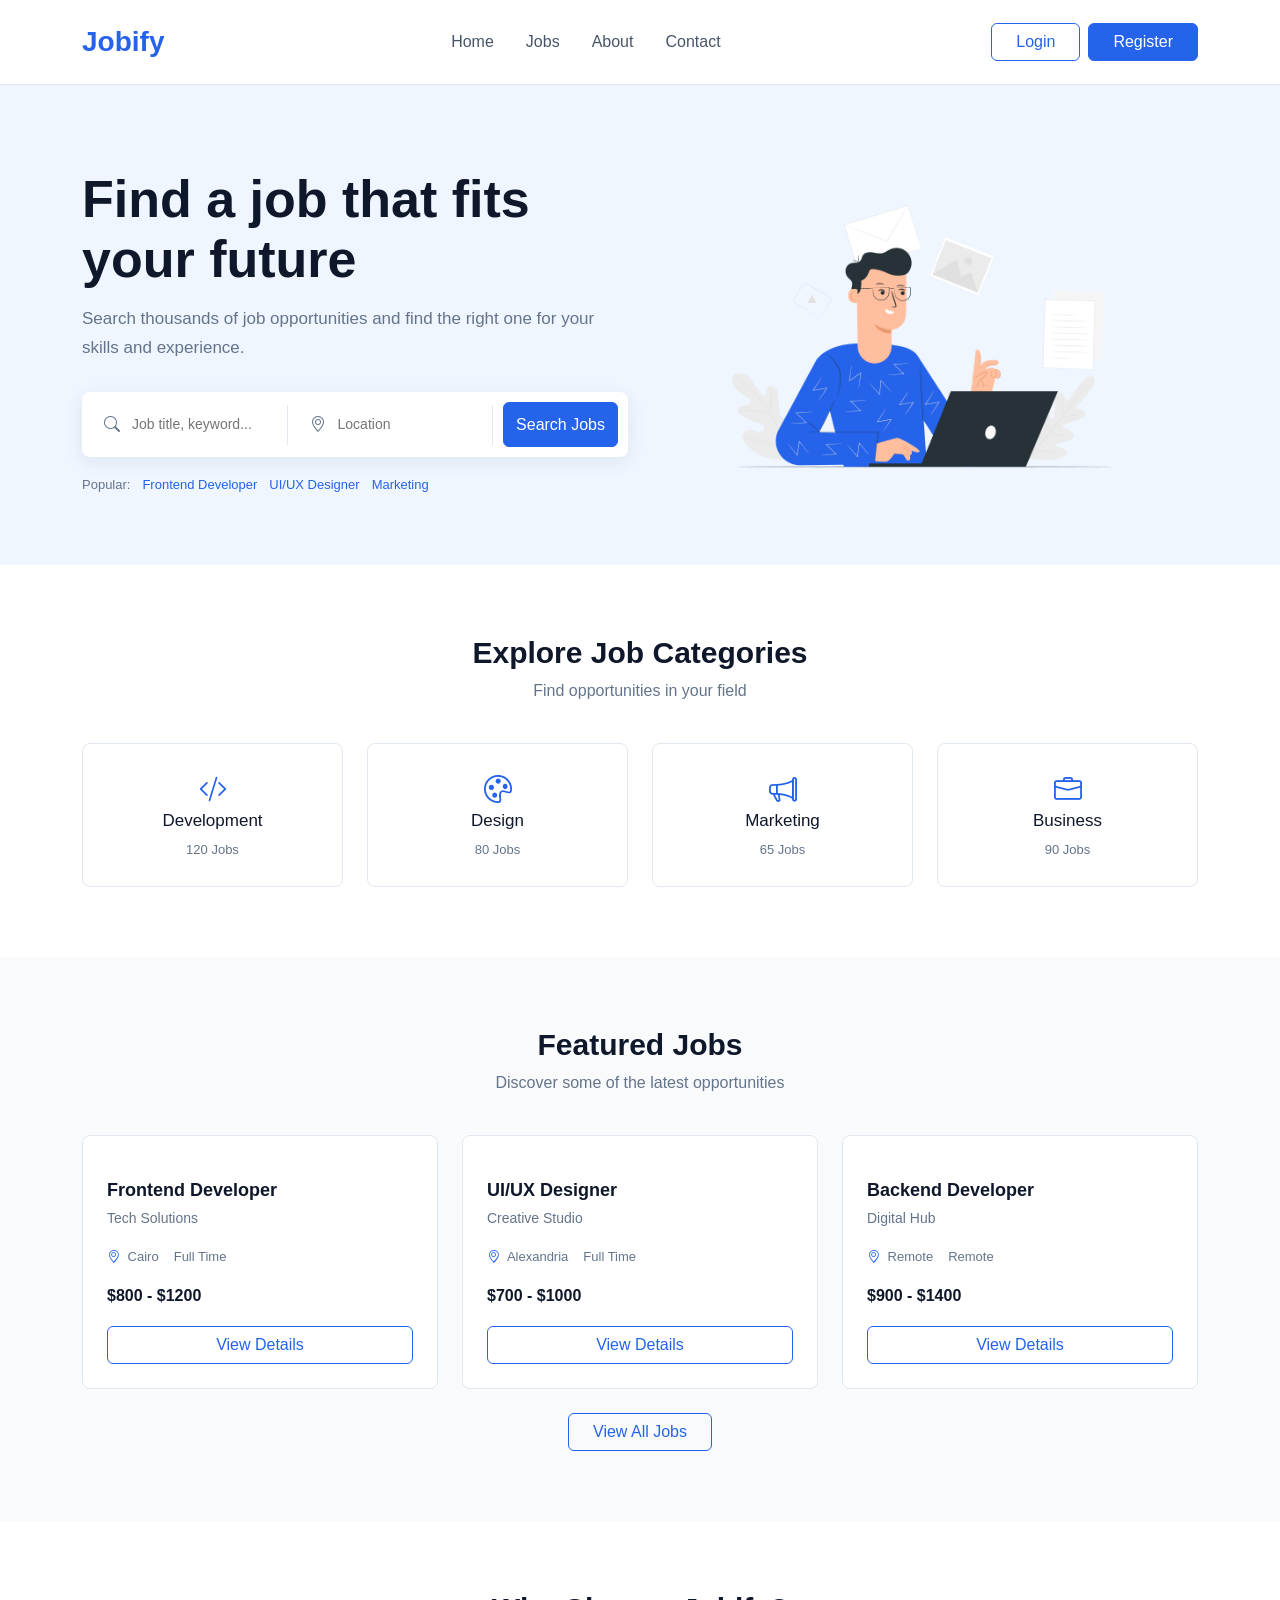
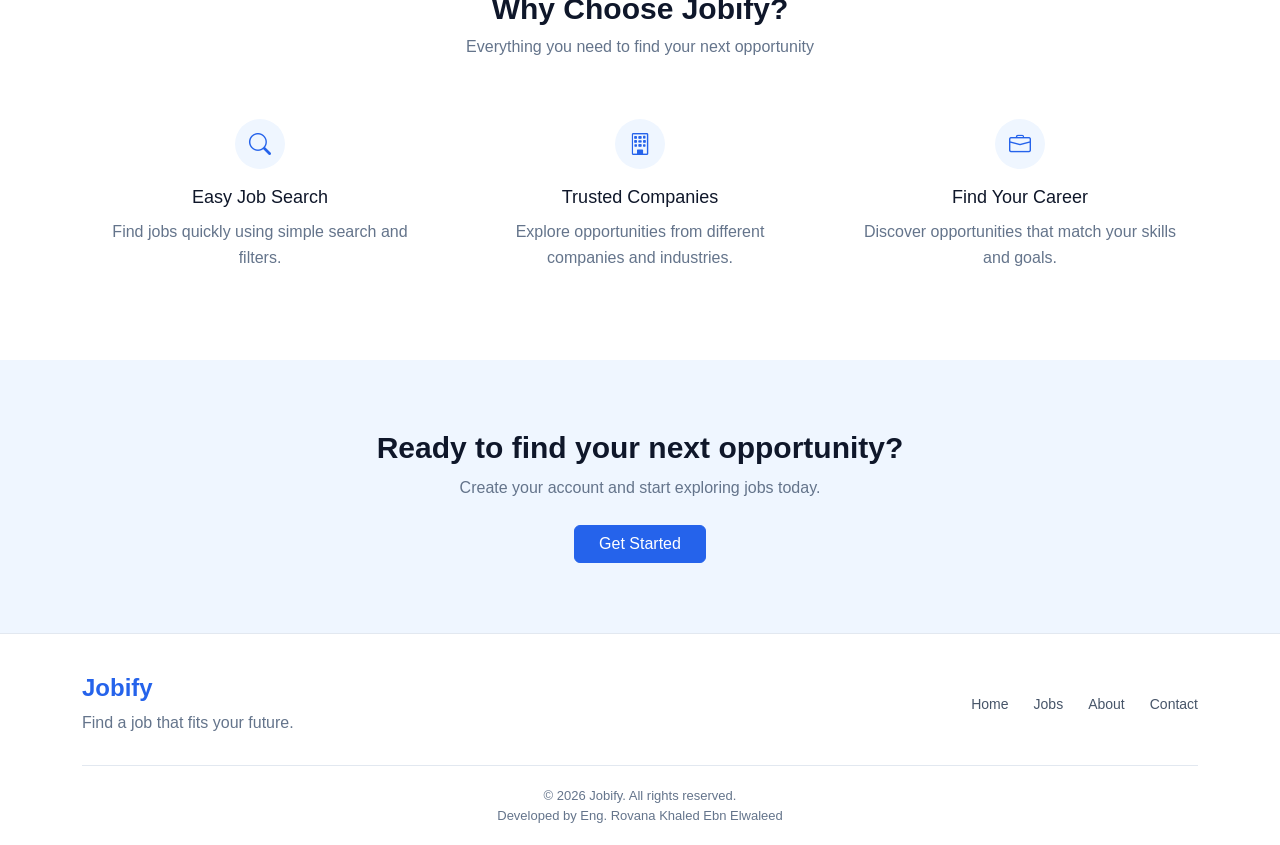
<file: index.html>
<!DOCTYPE html>
<html lang="en">

<head>
    <meta charset="UTF-8">
    <meta name="viewport" content="width=device-width, initial-scale=1.0">
    <title>Jobify</title>
    <link href="https://cdn.jsdelivr.net/npm/bootstrap@5.3.8/dist/css/bootstrap.min.css" rel="stylesheet">
    <link rel="stylesheet" href="https://cdn.jsdelivr.net/npm/bootstrap-icons@1.13.1/font/bootstrap-icons.min.css">
    <link rel="stylesheet" href="style.css">
</head>

<body>

    <nav class="navbar navbar-expand-lg bg-white py-3">
        <div class="container">
            <a class="navbar-brand fw-bold fs-3 text-primary" href="index.html">
                Jobify
            </a>

            <button class="navbar-toggler" type="button" data-bs-toggle="collapse" data-bs-target="#navbarNav">
                <span class="navbar-toggler-icon"></span>
            </button>

            <div class="collapse navbar-collapse" id="navbarNav">
                <ul class="navbar-nav mx-auto">
                    <li class="nav-item">
                        <a class="nav-link" href="index.html">Home</a>
                    </li>
                    <li class="nav-item">
                        <a class="nav-link" href="jobs.html">Jobs</a>
                    </li>
                    <li class="nav-item">
                        <a class="nav-link" href="about.html">About</a>
                    </li>
                    <li class="nav-item">
                        <a class="nav-link" href="contact.html">Contact</a>
                    </li>
                </ul>

                <div class="d-flex gap-2" id="authLinks">
                    <a href="login.html" class="btn btn-outline-primary px-4">Login</a>
                    <a href="register.html" class="btn btn-primary px-4">Register</a>
                </div>
            </div>
        </div>
    </nav>
    <section class="hero">
        <div class="container">
            <div class="row align-items-center">
                <div class="col-lg-6">
                    <h1>Find a job that fits your future</h1>

                    <p>
                        Search thousands of job opportunities and find the right one for your skills and experience.
                    </p>

                    <div class="search-box">
                        <div class="search-input">
                            <i class="bi bi-search"></i>
                            <input type="text" id="jobSearch" placeholder="Job title, keyword...">
                        </div>

                        <div class="search-input">
                            <i class="bi bi-geo-alt"></i>
                            <input type="text" placeholder="Location">
                        </div>

                        <button class="btn btn-primary" id="searchButton">
                            Search Jobs
                        </button>
                    </div>

                    <div class="popular-searches">
                        <span>Popular:</span>
                        <a href="#">Frontend Developer</a>
                        <a href="#">UI/UX Designer</a>
                        <a href="#">Marketing</a>
                    </div>
                </div>

                <div class="col-lg-6">
                    <div class="hero-image">
                        <img src="assets/hero.jpg" alt="Job search">
                    </div>
                </div>
            </div>
        </div>
    </section>
    <section class="categories-section">
        <div class="container">
            <div class="section-heading">
                <h2>Explore Job Categories</h2>
                <p>Find opportunities in your field</p>
            </div>

            <div class="row g-4">
                <div class="col-md-3 col-6">
                    <div class="category-card">
                        <i class="bi bi-code-slash"></i>
                        <h5>Development</h5>
                        <span>120 Jobs</span>
                    </div>
                </div>

                <div class="col-md-3 col-6">
                    <div class="category-card">
                        <i class="bi bi-palette"></i>
                        <h5>Design</h5>
                        <span>80 Jobs</span>
                    </div>
                </div>

                <div class="col-md-3 col-6">
                    <div class="category-card">
                        <i class="bi bi-megaphone"></i>
                        <h5>Marketing</h5>
                        <span>65 Jobs</span>
                    </div>
                </div>

                <div class="col-md-3 col-6">
                    <div class="category-card">
                        <i class="bi bi-briefcase"></i>
                        <h5>Business</h5>
                        <span>90 Jobs</span>
                    </div>
                </div>
            </div>
        </div>
    </section>

    <section class="featured-section">
        <div class="container">
            <div class="section-heading">
                <h2>Featured Jobs</h2>
                <p>Discover some of the latest opportunities</p>
            </div>

            <div class="row g-4" id="featuredJobs"></div>

            <div class="text-center mt-4">
                <a href="jobs.html" class="btn btn-outline-primary px-4">
                    View All Jobs
                </a>
            </div>
        </div>
    </section>

    <section class="why-section">
        <div class="container">
            <div class="section-heading">
                <h2>Why Choose Jobify?</h2>
                <p>Everything you need to find your next opportunity</p>
            </div>

            <div class="row g-4">
                <div class="col-md-4">
                    <div class="why-card">
                        <i class="bi bi-search"></i>
                        <h5>Easy Job Search</h5>
                        <p>Find jobs quickly using simple search and filters.</p>
                    </div>
                </div>

                <div class="col-md-4">
                    <div class="why-card">
                        <i class="bi bi-building"></i>
                        <h5>Trusted Companies</h5>
                        <p>Explore opportunities from different companies and industries.</p>
                    </div>
                </div>

                <div class="col-md-4">
                    <div class="why-card">
                        <i class="bi bi-briefcase"></i>
                        <h5>Find Your Career</h5>
                        <p>Discover opportunities that match your skills and goals.</p>
                    </div>
                </div>
            </div>
        </div>
    </section>

    <section class="cta-section">
        <div class="container">
            <div class="cta-content">
                <h2>Ready to find your next opportunity?</h2>
                <p>Create your account and start exploring jobs today.</p>
                <a href="register.html" class="btn btn-primary px-4">
                    Get Started
                </a>
            </div>
        </div>
    </section>

    <footer class="footer">
        <div class="container">
            <div class="footer-content">
                <div>
                    <h4>Jobify</h4>
                    <p>Find a job that fits your future.</p>
                </div>

                <div class="footer-links">
                    <a href="index.html">Home</a>
                    <a href="jobs.html">Jobs</a>
                    <a href="about.html">About</a>
                    <a href="contact.html">Contact</a>
                </div>
            </div>

            <div class="footer-bottom">
                <p>© 2026 Jobify. All rights reserved.</p>
                <p>Developed by Eng. Rovana Khaled Ebn Elwaleed</p>
            </div>
        </div>
    </footer>

    <script src="https://cdn.jsdelivr.net/npm/bootstrap@5.3.8/dist/js/bootstrap.bundle.min.js"></script>
    <script src="script.js"></script>

</body>

</html>
</file>
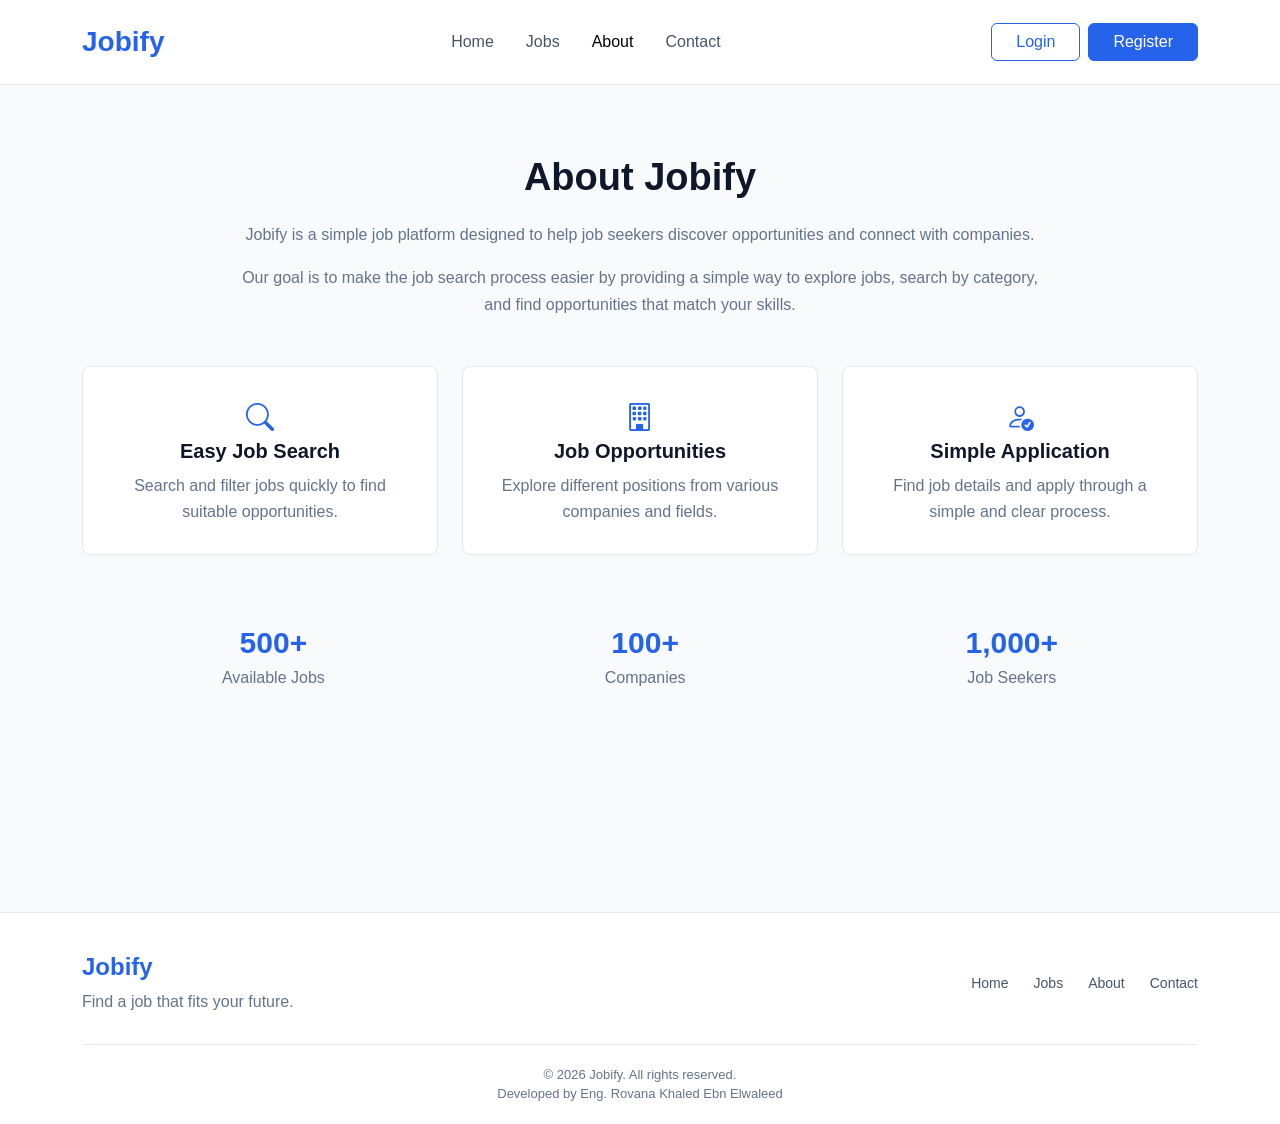
<file: about.html>
<!DOCTYPE html>
<html lang="en">

<head>
    <meta charset="UTF-8">
    <meta name="viewport" content="width=device-width, initial-scale=1.0">
    <title>About - Jobify</title>
    <link href="https://cdn.jsdelivr.net/npm/bootstrap@5.3.8/dist/css/bootstrap.min.css" rel="stylesheet">
    <link rel="stylesheet" href="https://cdn.jsdelivr.net/npm/bootstrap-icons@1.13.1/font/bootstrap-icons.min.css">
    <link rel="stylesheet" href="style.css">
</head>

<body>

    <nav class="navbar navbar-expand-lg bg-white py-3">
        <div class="container">
            <a class="navbar-brand fw-bold fs-3 text-primary" href="index.html">
                Jobify
            </a>

            <button class="navbar-toggler" type="button" data-bs-toggle="collapse" data-bs-target="#navbarNav">
                <span class="navbar-toggler-icon"></span>
            </button>

            <div class="collapse navbar-collapse" id="navbarNav">
                <ul class="navbar-nav mx-auto">
                    <li class="nav-item">
                        <a class="nav-link" href="index.html">Home</a>
                    </li>
                    <li class="nav-item">
                        <a class="nav-link" href="jobs.html">Jobs</a>
                    </li>
                    <li class="nav-item">
                        <a class="nav-link active" href="about.html">About</a>
                    </li>
                    <li class="nav-item">
                        <a class="nav-link" href="contact.html">Contact</a>
                    </li>
                </ul>

                <div class="d-flex gap-2" id="authLinks">
                    <a href="login.html" class="btn btn-outline-primary px-4">Login</a>
                    <a href="register.html" class="btn btn-primary px-4">Register</a>
                </div>
            </div>
        </div>
    </nav>

    <section class="about-section">
        <div class="container">
            <div class="about-content">
                <h1>About Jobify</h1>
                <p>
                    Jobify is a simple job platform designed to help job seekers
                    discover opportunities and connect with companies.
                </p>
                <p>
                    Our goal is to make the job search process easier by providing
                    a simple way to explore jobs, search by category, and find
                    opportunities that match your skills.
                </p>
            </div>

            <div class="row g-4 mt-4">
                <div class="col-md-4">
                    <div class="about-card">
                        <i class="bi bi-search"></i>
                        <h5>Easy Job Search</h5>
                        <p>Search and filter jobs quickly to find suitable opportunities.</p>
                    </div>
                </div>

                <div class="col-md-4">
                    <div class="about-card">
                        <i class="bi bi-building"></i>
                        <h5>Job Opportunities</h5>
                        <p>Explore different positions from various companies and fields.</p>
                    </div>
                </div>

                <div class="col-md-4">
                    <div class="about-card">
                        <i class="bi bi-person-check"></i>
                        <h5>Simple Application</h5>
                        <p>Find job details and apply through a simple and clear process.</p>
                    </div>
                </div>
            </div>

            <div class="about-stats">
                <div>
                    <h3>500+</h3>
                    <span>Available Jobs</span>
                </div>

                <div>
                    <h3>100+</h3>
                    <span>Companies</span>
                </div>

                <div>
                    <h3>1,000+</h3>
                    <span>Job Seekers</span>
                </div>
            </div>
        </div>
    </section>

    <footer class="footer">
        <div class="container">
            <div class="footer-content">
                <div>
                    <h4>Jobify</h4>
                    <p>Find a job that fits your future.</p>
                </div>

                <div class="footer-links">
                    <a href="index.html">Home</a>
                    <a href="jobs.html">Jobs</a>
                    <a href="about.html">About</a>
                    <a href="contact.html">Contact</a>
                </div>
            </div>

            <div class="footer-bottom">
                <p>© 2026 Jobify. All rights reserved.</p>
                <p>Developed by Eng. Rovana Khaled Ebn Elwaleed</p>
            </div>
        </div>
    </footer>

    <script src="script.js"></script>

</body>

</html>
</file>
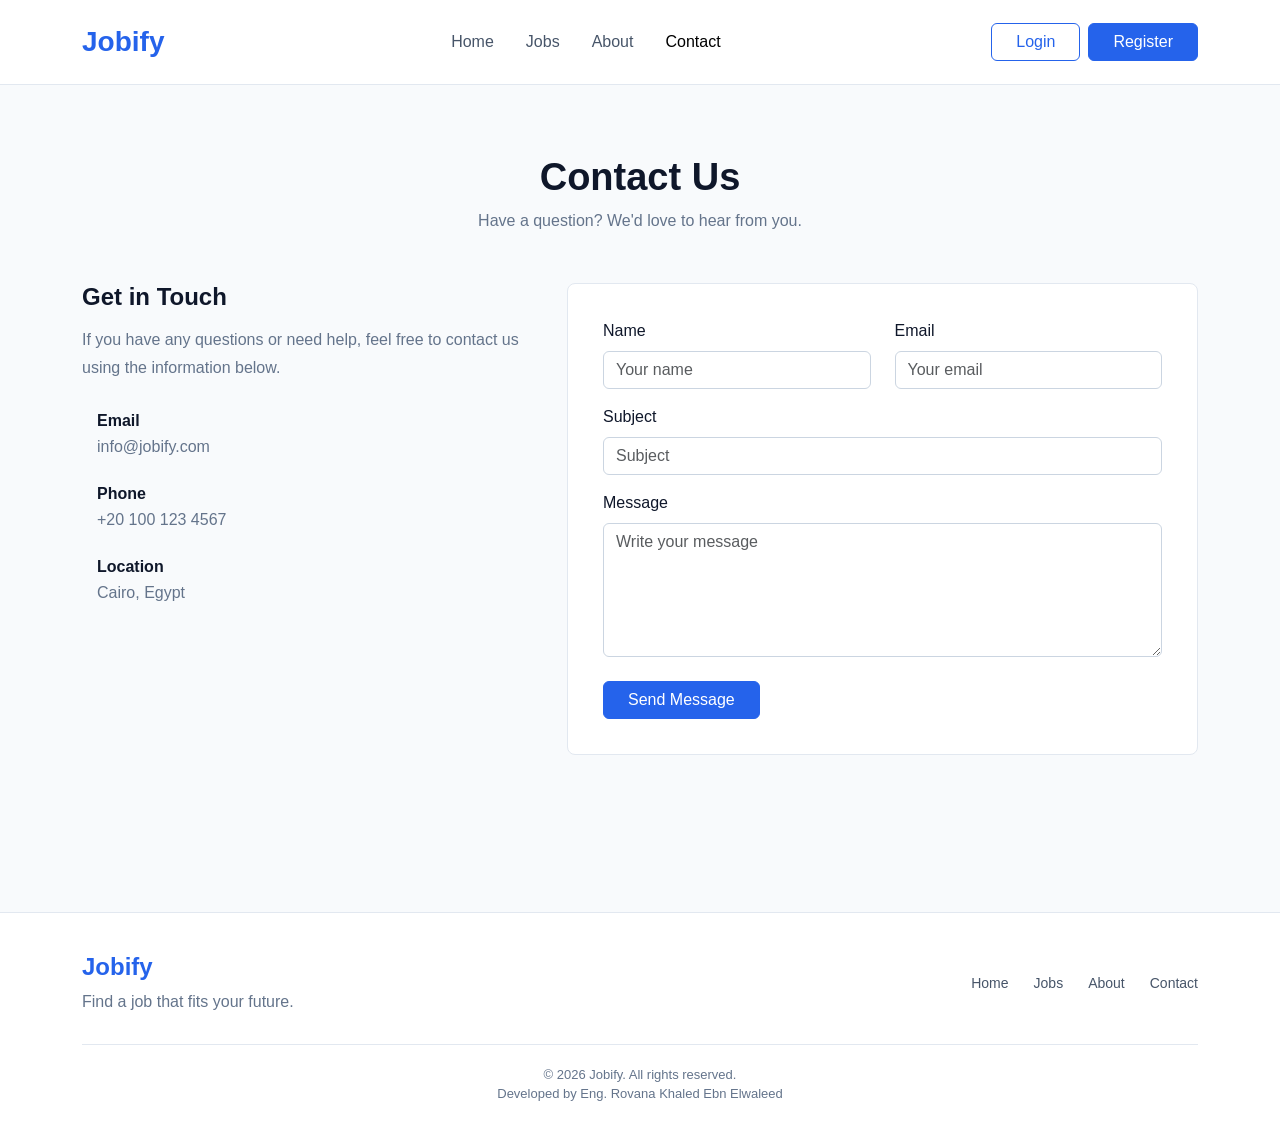
<file: contact.html>
<!DOCTYPE html>
<html lang="en">

<head>
    <meta charset="UTF-8">
    <meta name="viewport" content="width=device-width, initial-scale=1.0">
    <title>Contact - Jobify</title>
    <link href="https://cdn.jsdelivr.net/npm/bootstrap@5.3.8/dist/css/bootstrap.min.css" rel="stylesheet">
    <link rel="stylesheet" href="style.css">
</head>

<body>

    <nav class="navbar navbar-expand-lg bg-white py-3">
        <div class="container">
            <a class="navbar-brand fw-bold fs-3 text-primary" href="index.html">
                Jobify
            </a>

            <button class="navbar-toggler" type="button" data-bs-toggle="collapse" data-bs-target="#navbarNav">
                <span class="navbar-toggler-icon"></span>
            </button>

            <div class="collapse navbar-collapse" id="navbarNav">
                <ul class="navbar-nav mx-auto">
                    <li class="nav-item">
                        <a class="nav-link" href="index.html">Home</a>
                    </li>
                    <li class="nav-item">
                        <a class="nav-link" href="jobs.html">Jobs</a>
                    </li>
                    <li class="nav-item">
                        <a class="nav-link" href="about.html">About</a>
                    </li>
                    <li class="nav-item">
                        <a class="nav-link active" href="contact.html">Contact</a>
                    </li>
                </ul>

                <div class="d-flex gap-2" id="authLinks">
                    <a href="login.html" class="btn btn-outline-primary px-4">Login</a>
                    <a href="register.html" class="btn btn-primary px-4">Register</a>
                </div>
            </div>
        </div>
    </nav>

    <section class="contact-section">
        <div class="container">
            <div class="section-heading">
                <h1>Contact Us</h1>
                <p>Have a question? We'd love to hear from you.</p>
            </div>

            <div class="row g-5">

                <div class="col-lg-5">
                    <div class="contact-info">
                        <h3>Get in Touch</h3>
                        <p>
                            If you have any questions or need help, feel free to
                            contact us using the information below.
                        </p>

                        <div class="contact-item">
                            <i class="bi bi-envelope"></i>
                            <div>
                                <h6>Email</h6>
                                <p>info@jobify.com</p>
                            </div>
                        </div>

                        <div class="contact-item">
                            <i class="bi bi-telephone"></i>
                            <div>
                                <h6>Phone</h6>
                                <p>+20 100 123 4567</p>
                            </div>
                        </div>

                        <div class="contact-item">
                            <i class="bi bi-geo-alt"></i>
                            <div>
                                <h6>Location</h6>
                                <p>Cairo, Egypt</p>
                            </div>
                        </div>
                    </div>
                </div>

                <div class="col-lg-7">
                    <div class="contact-form-card">
                        <form id="contactForm">

                            <div class="row">
                                <div class="col-md-6 mb-3">
                                    <label class="form-label">Name</label>
                                    <input type="text" class="form-control" id="contactName" placeholder="Your name">
                                </div>

                                <div class="col-md-6 mb-3">
                                    <label class="form-label">Email</label>
                                    <input type="email" class="form-control" id="contactEmail" placeholder="Your email">
                                </div>
                            </div>

                            <div class="mb-3">
                                <label class="form-label">Subject</label>
                                <input type="text" class="form-control" id="contactSubject" placeholder="Subject">
                            </div>

                            <div class="mb-4">
                                <label class="form-label">Message</label>
                                <textarea class="form-control" id="contactMessage" rows="5"
                                    placeholder="Write your message"></textarea>
                            </div>

                            <button type="submit" class="btn btn-primary px-4">
                                Send Message
                            </button>

                        </form>
                    </div>
                </div>

            </div>
        </div>
    </section>

    <footer class="footer">
        <div class="container">
            <div class="footer-content">
                <div>
                    <h4>Jobify</h4>
                    <p>Find a job that fits your future.</p>
                </div>

                <div class="footer-links">
                    <a href="index.html">Home</a>
                    <a href="jobs.html">Jobs</a>
                    <a href="about.html">About</a>
                    <a href="contact.html">Contact</a>
                </div>
            </div>

            <div class="footer-bottom">
                <p>© 2026 Jobify. All rights reserved.</p>
                <p>Developed by Eng. Rovana Khaled Ebn Elwaleed</p>
            </div>
        </div>
    </footer>

    <script src="https://cdn.jsdelivr.net/npm/bootstrap@5.3.8/dist/js/bootstrap.bundle.min.js"></script>
    <script src="script.js"></script>

</body>

</html>
</file>
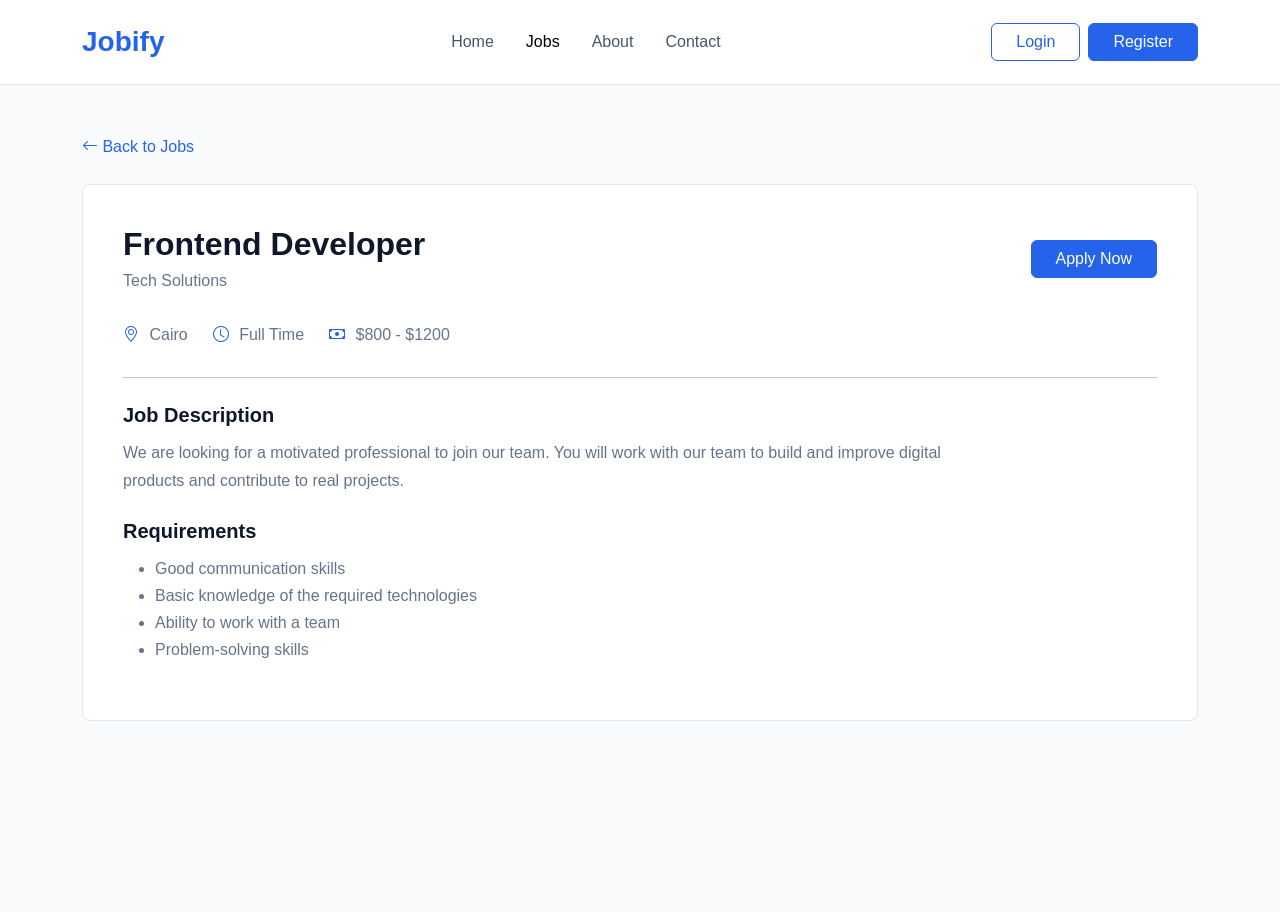
<file: job-details.html>
<!DOCTYPE html>
<html lang="en">

<head>
    <meta charset="UTF-8">
    <meta name="viewport" content="width=device-width, initial-scale=1.0">
    <title>Job Details - Jobify</title>
    <link href="https://cdn.jsdelivr.net/npm/bootstrap@5.3.8/dist/css/bootstrap.min.css" rel="stylesheet">
    <link rel="stylesheet" href="https://cdn.jsdelivr.net/npm/bootstrap-icons@1.13.1/font/bootstrap-icons.min.css">
    <link rel="stylesheet" href="style.css">
</head>

<body>

    <nav class="navbar navbar-expand-lg bg-white py-3">
        <div class="container">
            <a class="navbar-brand fw-bold fs-3 text-primary" href="index.html">
                Jobify
            </a>

            <button class="navbar-toggler" type="button" data-bs-toggle="collapse" data-bs-target="#navbarNav">
                <span class="navbar-toggler-icon"></span>
            </button>

            <div class="collapse navbar-collapse" id="navbarNav">
                <ul class="navbar-nav mx-auto">
                    <li class="nav-item">
                        <a class="nav-link" href="index.html">Home</a>
                    </li>
                    <li class="nav-item">
                        <a class="nav-link active" href="jobs.html">Jobs</a>
                    </li>
                    <li class="nav-item">
                        <a class="nav-link" href="about.html">About</a>
                    </li>
                    <li class="nav-item">
                        <a class="nav-link" href="contact.html">Contact</a>
                    </li>
                </ul>

                <div class="d-flex gap-2" id="authLinks">
                    <a href="login.html" class="btn btn-outline-primary px-4">Login</a>
                    <a href="register.html" class="btn btn-primary px-4">Register</a>
                </div>
            </div>
        </div>
    </nav>

    <section class="job-details-section">
        <div class="container">

            <a href="jobs.html" class="back-link">
                <i class="bi bi-arrow-left"></i> Back to Jobs
            </a>

            <div class="job-details-card">

                <div class="job-details-header">
                    <div>
                        <h1 id="jobTitle">Frontend Developer</h1>
                        <p id="jobCompany">Tech Solutions</p>
                    </div>

                    <a href="login.html" class="btn btn-primary px-4" id="applyButton">
                        Apply Now
                    </a>
                </div>

                <div class="job-details-info">
                    <span>
                        <i class="bi bi-geo-alt"></i>
                        <span id="jobLocation">Cairo</span>
                    </span>

                    <span>
                        <i class="bi bi-clock"></i>
                        <span id="jobType">Full Time</span>
                    </span>

                    <span>
                        <i class="bi bi-cash"></i>
                        <span id="jobSalary">$800 - $1200</span>
                    </span>
                </div>

                <hr>

                <div class="job-description">
                    <h3>Job Description</h3>
                    <p>
                        We are looking for a motivated professional to join our team.
                        You will work with our team to build and improve digital products
                        and contribute to real projects.
                    </p>

                    <h3>Requirements</h3>
                    <ul>
                        <li>Good communication skills</li>
                        <li>Basic knowledge of the required technologies</li>
                        <li>Ability to work with a team</li>
                        <li>Problem-solving skills</li>
                    </ul>
                </div>

            </div>

        </div>
    </section>

    <script src="https://cdn.jsdelivr.net/npm/bootstrap@5.3.8/dist/js/bootstrap.bundle.min.js"></script>
    <script src="script.js"></script>

</body>

</html>
</file>
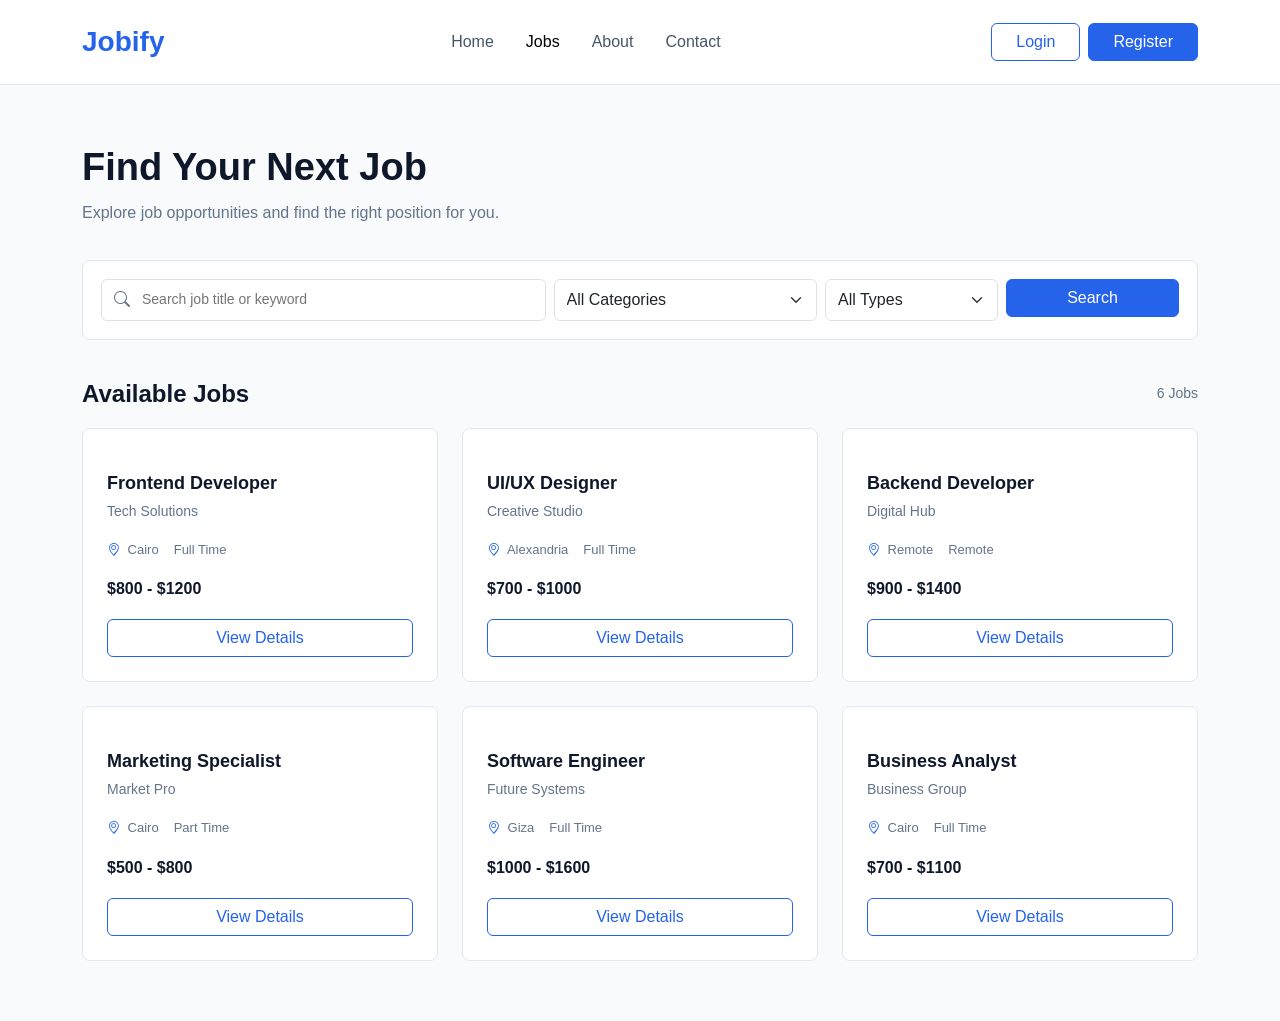
<file: jobs.html>
<!DOCTYPE html>
<html lang="en">

<head>
    <meta charset="UTF-8">
    <meta name="viewport" content="width=device-width, initial-scale=1.0">
    <title>Jobs - Jobify</title>
    <link href="https://cdn.jsdelivr.net/npm/bootstrap@5.3.8/dist/css/bootstrap.min.css" rel="stylesheet">
    <link rel="stylesheet" href="https://cdn.jsdelivr.net/npm/bootstrap-icons@1.13.1/font/bootstrap-icons.min.css">
    <link rel="stylesheet" href="style.css">
</head>

<body>

    <nav class="navbar navbar-expand-lg bg-white py-3">
        <div class="container">
            <a class="navbar-brand fw-bold fs-3 text-primary" href="index.html">
                Jobify
            </a>

            <button class="navbar-toggler" type="button" data-bs-toggle="collapse" data-bs-target="#navbarNav">
                <span class="navbar-toggler-icon"></span>
            </button>

            <div class="collapse navbar-collapse" id="navbarNav">
                <ul class="navbar-nav mx-auto">
                    <li class="nav-item">
                        <a class="nav-link" href="index.html">Home</a>
                    </li>
                    <li class="nav-item">
                        <a class="nav-link active" href="jobs.html">Jobs</a>
                    </li>
                    <li class="nav-item">
                        <a class="nav-link" href="about.html">About</a>
                    </li>
                    <li class="nav-item">
                        <a class="nav-link" href="contact.html">Contact</a>
                    </li>
                </ul>

                <div class="d-flex gap-2" id="authLinks">
                    <a href="login.html" class="btn btn-outline-primary px-4">Login</a>
                    <a href="register.html" class="btn btn-primary px-4">Register</a>
                </div>
            </div>
        </div>
    </nav>

    <section class="jobs-section">
        <div class="container">

            <div class="jobs-header">
                <h1>Find Your Next Job</h1>
                <p>Explore job opportunities and find the right position for you.</p>
            </div>

            <div class="job-search">
                <div class="row g-2">
                    <div class="col-lg-5">
                        <div class="search-field">
                            <i class="bi bi-search"></i>
                            <input type="text" id="jobSearch" placeholder="Search job title or keyword">
                        </div>
                    </div>

                    <div class="col-lg-3">
                        <select class="form-select" id="categoryFilter">
                            <option value="">All Categories</option>
                            <option value="Development">Development</option>
                            <option value="Design">Design</option>
                            <option value="Marketing">Marketing</option>
                            <option value="Business">Business</option>
                            <option value="Engineering">Engineering</option>
                        </select>
                    </div>

                    <div class="col-lg-2">
                        <select class="form-select" id="typeFilter">
                            <option value="">All Types</option>
                            <option value="Full Time">Full Time</option>
                            <option value="Part Time">Part Time</option>
                            <option value="Remote">Remote</option>
                        </select>
                    </div>

                    <div class="col-lg-2">
                        <button class="btn btn-primary w-100" id="searchButton">
                            Search
                        </button>
                    </div>
                </div>
            </div>

            <div class="jobs-content">

                <div class="jobs-top">
                    <h4>Available Jobs</h4>
                    <span id="jobCount">0 Jobs</span>
                </div>

                <div class="row g-4" id="jobsContainer"></div>

            </div>

        </div>
    </section>

    <script src="https://cdn.jsdelivr.net/npm/bootstrap@5.3.8/dist/js/bootstrap.bundle.min.js"></script>
    <script src="script.js"></script>

</body>

</html>
</file>
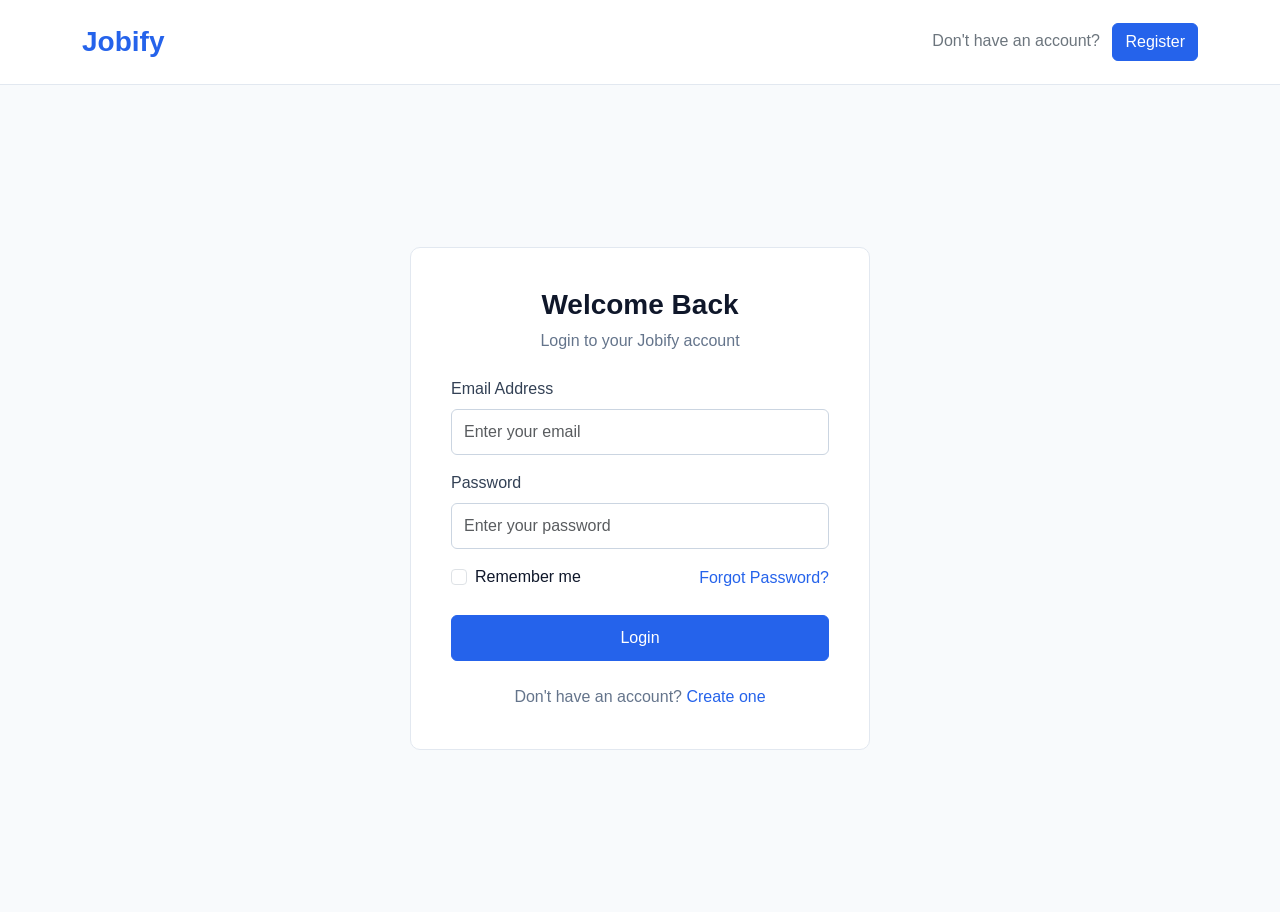
<file: login.html>
<!DOCTYPE html>
<html lang="en">

<head>
    <meta charset="UTF-8">
    <meta name="viewport" content="width=device-width, initial-scale=1.0">
    <title>Login - Jobify</title>
    <link href="https://cdn.jsdelivr.net/npm/bootstrap@5.3.8/dist/css/bootstrap.min.css" rel="stylesheet">
    <link rel="stylesheet" href="https://cdn.jsdelivr.net/npm/bootstrap-icons@1.13.1/font/bootstrap-icons.min.css">
    <link rel="stylesheet" href="style.css">
</head>

<body>

    <nav class="navbar navbar-expand-lg bg-white py-3">
        <div class="container">
            <a class="navbar-brand fw-bold fs-3 text-primary" href="index.html">
                Jobify
            </a>

            <div class="ms-auto">
                <span class="text-secondary me-2">Don't have an account?</span>
                <a href="register.html" class="btn btn-primary">Register</a>
            </div>
        </div>
    </nav>

    <main class="auth-page">
        <div class="auth-card">
            <div class="text-center mb-4">
                <h1>Welcome Back</h1>
                <p>Login to your Jobify account</p>
            </div>

            <form id="loginForm">

                <div class="mb-3">
                    <label for="email" class="form-label">Email Address</label>
                    <input type="email" class="form-control" id="email" placeholder="Enter your email">
                </div>

                <div class="mb-3">
                    <label for="password" class="form-label">Password</label>
                    <input type="password" class="form-control" id="password" placeholder="Enter your password">
                </div>

                <div class="d-flex justify-content-between align-items-center mb-4">
                    <div class="form-check">
                        <input class="form-check-input" type="checkbox" id="remember">
                        <label class="form-check-label" for="remember">
                            Remember me
                        </label>
                    </div>

                    <a href="#" class="auth-link">Forgot Password?</a>
                </div>

                <button type="submit" class="btn btn-primary w-100">
                    Login
                </button>

            </form>

            <p class="text-center mt-4 mb-0">
                Don't have an account?
                <a href="register.html" class="auth-link">Create one</a>
            </p>
        </div>
    </main>

    <script src="script.js"></script>

</body>

</html>
</file>
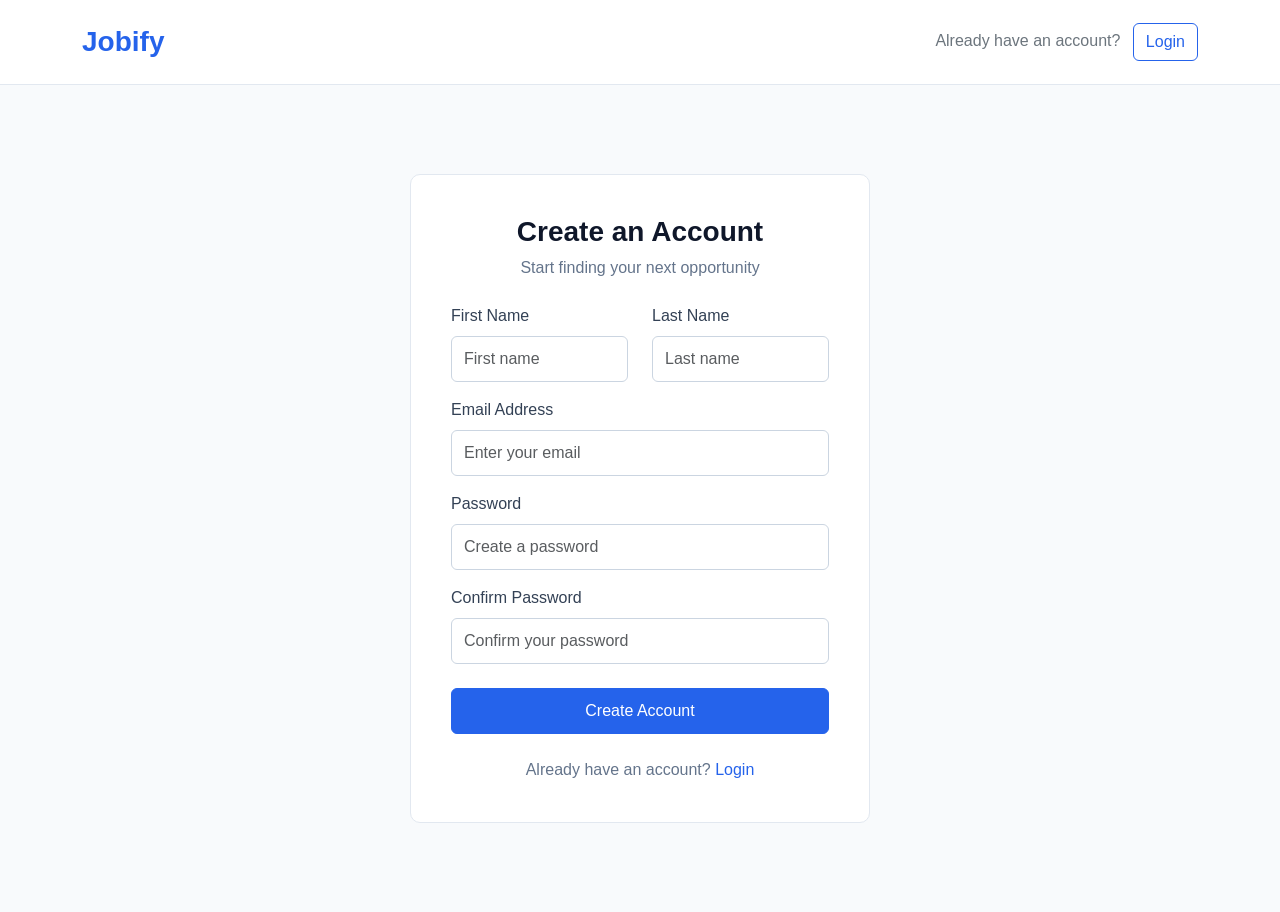
<file: profile.html>
<!DOCTYPE html>
<html lang="en">

<head>
    <meta charset="UTF-8">
    <meta name="viewport" content="width=device-width, initial-scale=1.0">
    <title>Profile - Jobify</title>

    <link href="https://cdn.jsdelivr.net/npm/bootstrap@5.3.8/dist/css/bootstrap.min.css" rel="stylesheet">
    <link rel="stylesheet" href="https://cdn.jsdelivr.net/npm/bootstrap-icons@1.13.1/font/bootstrap-icons.min.css">
    <link rel="stylesheet" href="style.css">
</head>

<body>

    <nav class="navbar navbar-expand-lg bg-white">
        <div class="container">
            <a class="navbar-brand fw-bold" href="index.html">Jobify</a>

            <button class="navbar-toggler" type="button" data-bs-toggle="collapse" data-bs-target="#navbarNav">
                <span class="navbar-toggler-icon"></span>
            </button>

            <div class="collapse navbar-collapse" id="navbarNav">
                <ul class="navbar-nav mx-auto">
                    <li class="nav-item">
                        <a class="nav-link" href="index.html">Home</a>
                    </li>
                    <li class="nav-item">
                        <a class="nav-link" href="jobs.html">Jobs</a>
                    </li>
                    <li class="nav-item">
                        <a class="nav-link" href="about.html">About</a>
                    </li>
                    <li class="nav-item">
                        <a class="nav-link" href="contact.html">Contact</a>
                    </li>
                </ul>

                <div class="d-flex gap-2">
                    <button class="btn btn-outline-primary" id="logoutButton">Logout</button>
                </div>
            </div>
        </div>
    </nav>

    <section class="profile-section py-5">
        <div class="container">
            <div class="profile-header mb-4">
                <h1>My Profile</h1>
                <p>Manage your personal information</p>
            </div>

            <div class="profile-card">
                <div class="profile-avatar">
                    <i class="bi bi-person"></i>
                </div>

                <form id="profileForm">
                    <div class="row g-3">

                        <div class="col-md-6">
                            <label class="form-label">First Name</label>
                            <input type="text" class="form-control" id="profileFirstName">
                        </div>

                        <div class="col-md-6">
                            <label class="form-label">Last Name</label>
                            <input type="text" class="form-control" id="profileLastName">
                        </div>

                        <div class="col-md-6">
                            <label class="form-label">Email</label>
                            <input type="email" class="form-control" id="profileEmail">
                        </div>

                        <div class="col-md-6">
                            <label class="form-label">Phone</label>
                            <input type="text" class="form-control" id="profilePhone">
                        </div>

                        <div class="col-md-6">
                            <label class="form-label">Location</label>
                            <input type="text" class="form-control" id="profileLocation">
                        </div>

                        <div class="col-md-6">
                            <label class="form-label">Job Title</label>
                            <input type="text" class="form-control" id="profileJobTitle">
                        </div>

                        <div class="col-12">
                            <label class="form-label">Skills</label>
                            <input type="text" class="form-control" id="profileSkills">
                        </div>

                        <div class="col-12">
                            <label class="form-label">About Me</label>
                            <textarea class="form-control" id="profileAbout" rows="4"></textarea>
                        </div>

                        <div class="col-12">
                            <button type="submit" class="btn btn-primary">
                                Save Changes
                            </button>
                        </div>

                    </div>
                </form>
            </div>
        </div>
    </section>

    <script src="https://cdn.jsdelivr.net/npm/bootstrap@5.3.8/dist/js/bootstrap.bundle.min.js"></script>
    <script src="script.js"></script>

</body>

</html>
</file>
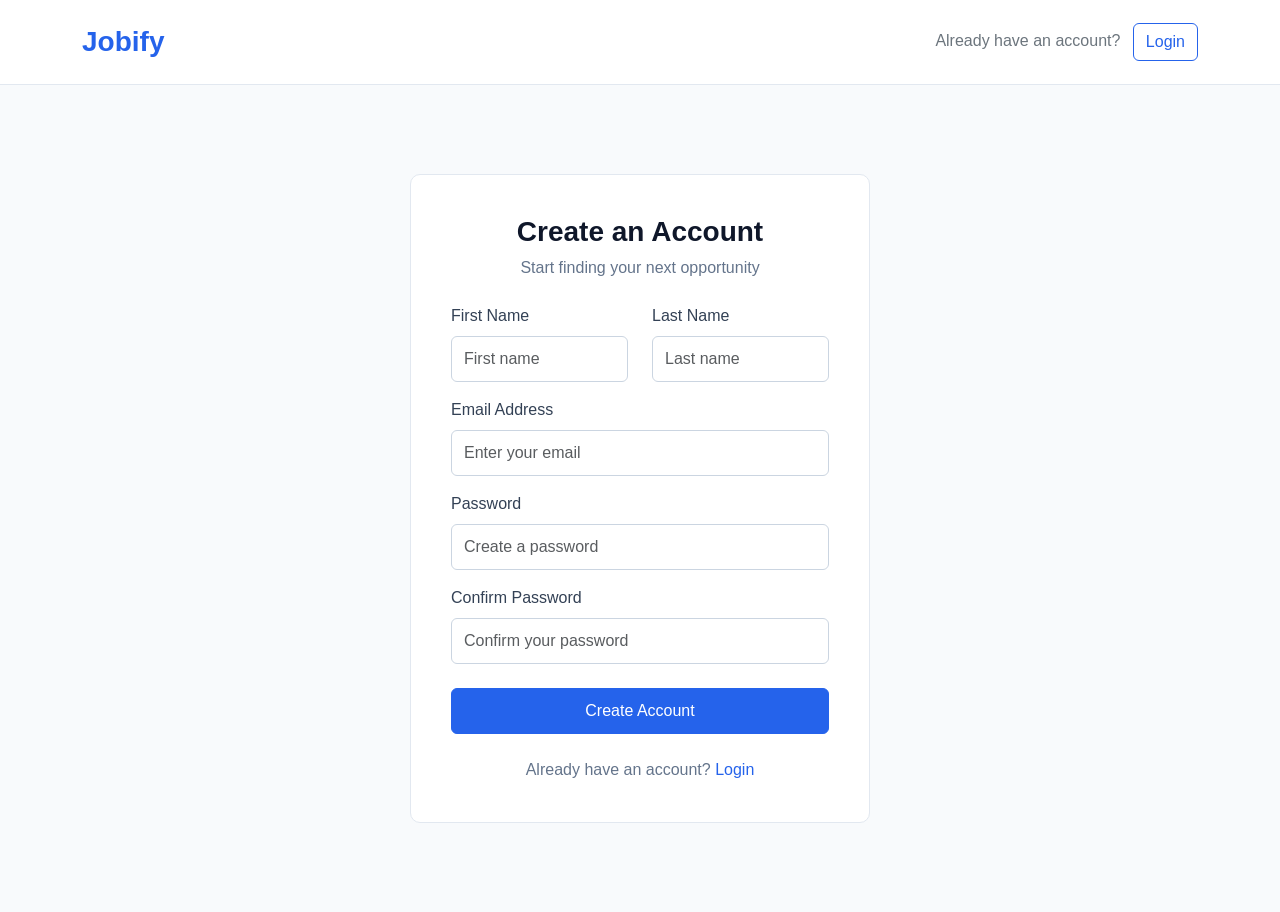
<file: register.html>
<!DOCTYPE html>
<html lang="en">

<head>
    <meta charset="UTF-8">
    <meta name="viewport" content="width=device-width, initial-scale=1.0">
    <title>Register - Jobify</title>
    <link href="https://cdn.jsdelivr.net/npm/bootstrap@5.3.8/dist/css/bootstrap.min.css" rel="stylesheet">
    <link rel="stylesheet" href="style.css">
</head>

<body>

    <nav class="navbar navbar-expand-lg bg-white py-3">
        <div class="container">
            <a class="navbar-brand fw-bold fs-3 text-primary" href="index.html">
                Jobify
            </a>

            <div class="ms-auto">
                <span class="text-secondary me-2">Already have an account?</span>
                <a href="login.html" class="btn btn-outline-primary">Login</a>
            </div>
        </div>
    </nav>

    <main class="auth-page">
        <div class="auth-card">
            <div class="text-center mb-4">
                <h1>Create an Account</h1>
                <p>Start finding your next opportunity</p>
            </div>

            <form id="registerForm">

                <div class="row">
                    <div class="col-md-6 mb-3">
                        <label for="firstName" class="form-label">First Name</label>
                        <input type="text" class="form-control" id="firstName" placeholder="First name">
                    </div>

                    <div class="col-md-6 mb-3">
                        <label for="lastName" class="form-label">Last Name</label>
                        <input type="text" class="form-control" id="lastName" placeholder="Last name">
                    </div>
                </div>

                <div class="mb-3">
                    <label for="registerEmail" class="form-label">Email Address</label>
                    <input type="email" class="form-control" id="registerEmail" placeholder="Enter your email">
                </div>

                <div class="mb-3">
                    <label for="registerPassword" class="form-label">Password</label>
                    <input type="password" class="form-control" id="registerPassword" placeholder="Create a password">
                </div>

                <div class="mb-4">
                    <label for="confirmPassword" class="form-label">Confirm Password</label>
                    <input type="password" class="form-control" id="confirmPassword"
                        placeholder="Confirm your password">
                </div>

                <button type="submit" class="btn btn-primary w-100">
                    Create Account
                </button>

            </form>

            <p class="text-center mt-4 mb-0">
                Already have an account?
                <a href="login.html" class="auth-link">Login</a>
            </p>
        </div>
    </main>

    <script src="script.js"></script>

</body>

</html>
</file>
<file: style.css>
body {
    background-color: #f8fafc;
    color: #0f172a;
    font-family: Arial, sans-serif;
}

.navbar {
    border-bottom: 1px solid #e2e8f0;
}

.navbar-brand {
    color: #2563eb !important;
}

.nav-link {
    color: #475569;
    font-weight: 500;
    margin: 0 8px;
}

.nav-link:hover,
.nav-link.active {
    color: #2563eb;
}

.btn-primary {
    background-color: #2563eb;
    border-color: #2563eb;
}

.btn-primary:hover {
    background-color: #1d4ed8;
    border-color: #1d4ed8;
}

.btn-outline-primary {
    color: #2563eb;
    border-color: #2563eb;
}

.btn-outline-primary:hover {
    background-color: #2563eb;
    border-color: #2563eb;
}

.hero {
    background-color: #eff6ff;
    padding: 20px 0;
}

.hero-label {
    color: #2563eb;
    font-size: 15px;
    font-weight: 600;
}

.hero h1 {
    font-size: 52px;
    font-weight: 700;
    line-height: 1.15;
    margin: 15px 0;
    max-width: 600px;
}

.hero p {
    color: #64748b;
    font-size: 17px;
    line-height: 1.7;
    max-width: 540px;
    margin-bottom: 30px;
}

.search-box {
    background-color: white;
    padding: 10px;
    border-radius: 8px;
    display: flex;
    align-items: center;
    gap: 10px;
    max-width: 700px;
    box-shadow: 0 5px 20px rgba(15, 23, 42, 0.08);
}

.search-input {
    display: flex;
    align-items: center;
    gap: 10px;
    padding: 8px 12px;
    flex: 1;
    border-right: 1px solid #e2e8f0;
}

.search-input i {
    color: #64748b;
}

.search-input input {
    border: none;
    outline: none;
    width: 100%;
    font-size: 14px;
}

.search-box .btn {
    height: 45px;
    white-space: nowrap;
}

.popular-searches {
    display: flex;
    gap: 12px;
    align-items: center;
    margin-top: 18px;
    font-size: 13px;
}

.popular-searches span {
    color: #64748b;
}

.popular-searches a {
    color: #2563eb;
    text-decoration: none;
}

.hero-image {
    width: 100%;
    display: flex;
    align-items: center;
    justify-content: center;
}

.hero-image img {
    max-width: 100%;
    max-height: 440px;
    width: auto;
    height: auto;
    object-fit: contain;
    display: block;
}

@media (max-width: 991px) {
    .hero {
        padding: 60px 0;
    }

    .hero h1 {
        font-size: 42px;
    }

    .hero-image {
        margin-top: 50px;
    }

    .hero-image img {
        max-height: 360px;
    }
}

@media (max-width: 767px) {
    .hero h1 {
        font-size: 36px;
    }

    .search-box {
        flex-direction: column;
        align-items: stretch;
    }

    .search-input {
        border-right: none;
        border-bottom: 1px solid #e2e8f0;
    }

    .search-box .btn {
        width: 100%;
    }

    .popular-searches {
        flex-wrap: wrap;
    }

    .hero-image img {
        max-height: 280px;
    }
}

.auth-page {
    min-height: calc(100vh - 73px);
    display: flex;
    align-items: center;
    justify-content: center;
    padding: 50px 20px;
    background-color: #f8fafc;
}

.auth-card {
    width: 100%;
    max-width: 460px;
    background-color: #ffffff;
    padding: 40px;
    border: 1px solid #e2e8f0;
    border-radius: 10px;
}

.auth-card h1 {
    font-size: 28px;
    font-weight: 700;
    margin-bottom: 8px;
}

.auth-card p {
    color: #64748b;
}

.auth-card .form-label {
    font-weight: 500;
    color: #334155;
}

.auth-card .form-control {
    height: 46px;
    border-color: #cbd5e1;
}

.auth-card .form-control:focus {
    border-color: #2563eb;
    box-shadow: 0 0 0 3px rgba(37, 99, 235, 0.1);
}

.auth-card .btn {
    height: 46px;
}

.auth-link {
    color: #2563eb;
    text-decoration: none;
}

.auth-link:hover {
    text-decoration: underline;
}

@media (max-width: 576px) {
    .auth-card {
        padding: 30px 20px;
    }

    .auth-page {
        padding: 30px 15px;
    }
}

.jobs-section {
    padding: 60px 0;
    background-color: #f8fafc;
    min-height: calc(100vh - 73px);
}

.jobs-header {
    margin-bottom: 35px;
}

.jobs-header h1 {
    font-size: 38px;
    font-weight: 700;
    margin-bottom: 10px;
}

.jobs-header p {
    color: #64748b;
    margin: 0;
}

.job-search {
    background-color: #ffffff;
    padding: 18px;
    border: 1px solid #e2e8f0;
    border-radius: 8px;
    margin-bottom: 40px;
}

.search-field {
    height: 42px;
    display: flex;
    align-items: center;
    gap: 10px;
    padding: 0 12px;
    border: 1px solid #dee2e6;
    border-radius: 6px;
}

.search-field i {
    color: #64748b;
}

.search-field input {
    width: 100%;
    border: none;
    outline: none;
    font-size: 14px;
}

.job-search .form-select {
    height: 42px;
}

.jobs-top {
    display: flex;
    justify-content: space-between;
    align-items: center;
    margin-bottom: 20px;
}

.jobs-top h4 {
    margin: 0;
    font-weight: 600;
}

.jobs-top span {
    color: #64748b;
    font-size: 14px;
}

.job-card {
    height: 100%;
    background-color: #ffffff;
    border: 1px solid #e2e8f0;
    border-radius: 8px;
    padding: 24px;
    transition: 0.2s;
}

.job-card:hover {
    border-color: #2563eb;
    transform: translateY(-3px);
}

.job-card {
    height: 100%;
    background-color: #ffffff;
    border: 1px solid #e2e8f0;
    border-radius: 8px;
    padding: 24px;
    transition: 0.2s;
}

.job-card:hover {
    border-color: #2563eb;
    transform: translateY(-2px);
}

.job-card h5 {
    font-size: 19px;
    font-weight: 600;
    margin-bottom: 6px;
}

.company-name {
    color: #64748b;
    font-size: 14px;
}

.job-info {
    display: flex;
    gap: 18px;
    margin: 20px 0;
}

.job-info span {
    color: #64748b;
    font-size: 14px;
}

.job-info i {
    color: #2563eb;
    margin-right: 5px;
}

.job-salary {
    font-weight: 600;
    color: #0f172a;
    margin-bottom: 18px;
}

.job-card .btn {
    width: 100%;
}

.job-card h5 {
    font-size: 18px;
    font-weight: 600;
    margin: 20px 0 6px;
}

.company-name {
    color: #64748b;
    font-size: 14px;
}

.job-info {
    display: flex;
    flex-wrap: wrap;
    gap: 15px;
    margin: 18px 0;
}

.job-info span {
    color: #64748b;
    font-size: 13px;
}

.job-info i {
    color: #2563eb;
    margin-right: 4px;
}

.job-salary {
    font-weight: 600;
    color: #0f172a;
    margin-bottom: 18px;
}

.job-card .btn {
    width: 100%;
}

@media (max-width: 767px) {
    .jobs-section {
        padding: 40px 0;
    }

    .jobs-header h1 {
        font-size: 32px;
    }

    .jobs-top {
        align-items: flex-start;
        gap: 10px;
    }
}

.job-details-section {
    min-height: calc(100vh - 73px);
    background-color: #f8fafc;
    padding: 50px 0;
}

.back-link {
    display: inline-block;
    color: #2563eb;
    text-decoration: none;
    margin-bottom: 25px;
}

.job-details-card {
    background-color: #ffffff;
    border: 1px solid #e2e8f0;
    border-radius: 8px;
    padding: 40px;
}

.job-details-header {
    display: flex;
    justify-content: space-between;
    align-items: center;
    gap: 20px;
}

.job-details-header h1 {
    font-size: 32px;
    font-weight: 700;
    margin-bottom: 6px;
}

.job-details-header p {
    color: #64748b;
    margin: 0;
}

.job-details-info {
    display: flex;
    flex-wrap: wrap;
    gap: 25px;
    margin: 30px 0;
}

.job-details-info span {
    color: #64748b;
}

.job-details-info i {
    color: #2563eb;
    margin-right: 6px;
}

.job-description {
    max-width: 850px;
}

.job-description h3 {
    font-size: 20px;
    font-weight: 600;
    margin: 25px 0 12px;
}

.job-description p,
.job-description li {
    color: #64748b;
    line-height: 1.7;
}

@media (max-width: 767px) {
    .job-details-card {
        padding: 25px;
    }

    .job-details-header {
        flex-direction: column;
        align-items: flex-start;
    }

    .job-details-header h1 {
        font-size: 26px;
    }
}

.categories-section,
.featured-section,
.why-section {
    padding: 70px 0;
    background-color: #ffffff;
}

.featured-section {
    background-color: #f8fafc;
}

.section-heading {
    text-align: center;
    margin-bottom: 40px;
}

.section-heading h2 {
    font-size: 30px;
    font-weight: 700;
    margin-bottom: 8px;
}

.section-heading p {
    color: #64748b;
    margin: 0;
}

.category-card {
    text-align: center;
    padding: 25px 15px;
    border: 1px solid #e2e8f0;
    border-radius: 8px;
    background-color: #ffffff;
    transition: 0.2s;
}

.category-card:hover {
    border-color: #2563eb;
    transform: translateY(-2px);
}

.category-card i {
    color: #2563eb;
    font-size: 28px;
    margin-bottom: 15px;
}

.category-card h5 {
    font-size: 17px;
    margin-bottom: 6px;
}

.category-card span {
    color: #64748b;
    font-size: 13px;
}

.featured-section .job-card {
    background-color: #ffffff;
}

.why-card {
    text-align: center;
    padding: 20px;
}

.why-card i {
    display: inline-flex;
    align-items: center;
    justify-content: center;
    width: 50px;
    height: 50px;
    background-color: #eff6ff;
    color: #2563eb;
    border-radius: 50%;
    font-size: 22px;
    margin-bottom: 18px;
}

.why-card h5 {
    font-size: 18px;
    margin-bottom: 10px;
}

.why-card p {
    color: #64748b;
    line-height: 1.6;
    margin: 0;
}

.cta-section {
    padding: 70px 0;
    background-color: #eff6ff;
}

.cta-content {
    text-align: center;
}

.cta-content h2 {
    font-size: 30px;
    font-weight: 700;
    margin-bottom: 10px;
}

.cta-content p {
    color: #64748b;
    margin-bottom: 25px;
}

.footer {
    background-color: #ffffff;
    border-top: 1px solid #e2e8f0;
    padding: 40px 0 20px;
}

.footer-content {
    display: flex;
    justify-content: space-between;
    align-items: center;
    gap: 30px;
}

.footer h4 {
    color: #2563eb;
    font-weight: 700;
    margin-bottom: 8px;
}

.footer p {
    color: #64748b;
    margin: 0;
}

.footer-links {
    display: flex;
    gap: 25px;
}

.footer-links a {
    color: #475569;
    text-decoration: none;
    font-size: 14px;
}

.footer-links a:hover {
    color: #2563eb;
}

.footer-bottom {
    border-top: 1px solid #e2e8f0;
    margin-top: 30px;
    padding-top: 20px;
    text-align: center;
}

.footer-bottom p {
    font-size: 13px;
}

@media (max-width: 767px) {

    .categories-section,
    .featured-section,
    .why-section,
    .cta-section {
        padding: 50px 0;
    }

    .section-heading h2,
    .cta-content h2 {
        font-size: 26px;
    }

    .footer-content {
        flex-direction: column;
        align-items: flex-start;
    }

    .footer-links {
        flex-wrap: wrap;
        gap: 15px;
    }
}

.about-section {
    padding: 70px 0;
    background-color: #f8fafc;
    min-height: calc(100vh - 73px);
}

.about-content {
    max-width: 800px;
    margin: 0 auto;
    text-align: center;
}

.about-content h1 {
    font-size: 38px;
    font-weight: 700;
    margin-bottom: 20px;
}

.about-content p {
    color: #64748b;
    line-height: 1.7;
}

.about-card {
    height: 100%;
    background-color: #ffffff;
    border: 1px solid #e2e8f0;
    border-radius: 8px;
    padding: 30px;
    text-align: center;
}

.about-card i {
    color: #2563eb;
    font-size: 28px;
    margin-bottom: 18px;
}

.about-card h5 {
    font-weight: 600;
    margin-bottom: 10px;
}

.about-card p {
    color: #64748b;
    line-height: 1.6;
    margin: 0;
}

.about-stats {
    display: flex;
    justify-content: space-around;
    text-align: center;
    margin-top: 70px;
}

.about-stats h3 {
    color: #2563eb;
    font-size: 30px;
    font-weight: 700;
    margin-bottom: 5px;
}

.about-stats span {
    color: #64748b;
}

.contact-section {
    padding: 70px 0;
    background-color: #f8fafc;
    min-height: calc(100vh - 73px);
}

.contact-section .section-heading {
    margin-bottom: 50px;
}

.contact-section .section-heading h1 {
    font-size: 38px;
    font-weight: 700;
}

.contact-section .section-heading p {
    color: #64748b;
}

.contact-info h3 {
    font-size: 24px;
    font-weight: 600;
    margin-bottom: 15px;
}

.contact-info>p {
    color: #64748b;
    line-height: 1.7;
    margin-bottom: 30px;
}

.contact-item {
    display: flex;
    gap: 15px;
    margin-bottom: 25px;
}

.contact-item i {
    color: #2563eb;
    font-size: 20px;
}

.contact-item h6 {
    margin-bottom: 5px;
    font-weight: 600;
}

.contact-item p {
    color: #64748b;
    margin: 0;
}

.contact-form-card {
    background-color: #ffffff;
    border: 1px solid #e2e8f0;
    border-radius: 8px;
    padding: 35px;
}

.contact-form-card .form-control {
    border-color: #cbd5e1;
}

.contact-form-card .form-control:focus {
    border-color: #2563eb;
    box-shadow: 0 0 0 3px rgba(37, 99, 235, 0.1);
}

@media (max-width: 767px) {

    .about-section,
    .contact-section {
        padding: 50px 0;
    }

    .about-content h1,
    .contact-section .section-heading h1 {
        font-size: 32px;
    }

    .about-stats {
        flex-direction: column;
        gap: 30px;
        margin-top: 50px;
    }

    .contact-form-card {
        padding: 25px;
    }
}
.toast-success {
    position: fixed;
    bottom: 24px;
    right: 24px;
    z-index: 1080;
    display: flex;
    align-items: flex-start;
    gap: 14px;
    max-width: calc(100vw - 48px);
    width: 360px;
    padding: 18px 22px;
    border-radius: 10px;
    background-color: #2563eb;
    color: #ffffff;
    box-shadow: 0 12px 32px rgba(15, 23, 42, 0.22);
    opacity: 0;
    transform: translateY(16px);
    transition: opacity 0.25s ease, transform 0.25s ease;
}

.toast-success.show {
    opacity: 1;
    transform: translateY(0);
}

.toast-success i {
    font-size: 22px;
    line-height: 1.2;
}

.toast-success strong {
    display: block;
    font-size: 17px;
    font-weight: 700;
    margin-bottom: 4px;
}

.toast-success span {
    font-size: 14px;
    line-height: 1.5;
}
</file>
